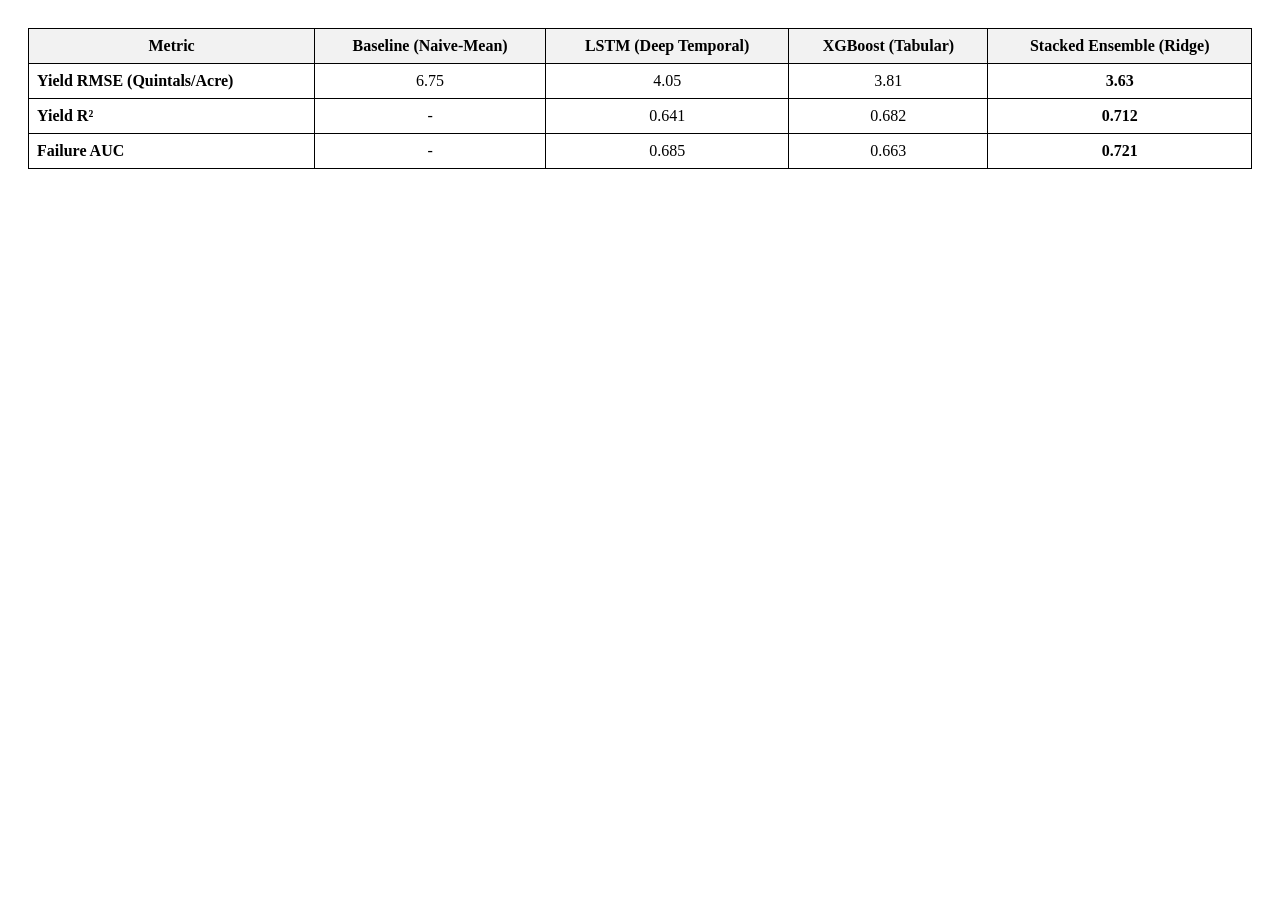
<file: research-ppt-diagrams/final-report/performance_table.html>
<!DOCTYPE html>
<html>
<head>
<style>
  body {
    font-family: 'Times New Roman', Times, serif;
    padding: 20px;
    background-color: white;
  }

  table {
    width: 100%;
    border-collapse: collapse;
    font-size: 12pt;
  }

  th, td {
    border: 1px solid black;
    padding: 8px;
    text-align: center;
    vertical-align: middle;
  }

  th {
    font-weight: bold;
    background-color: #f2f2f2;
  }

  .metric-col {
    text-align: left;
    font-weight: bold;
  }

  .winner {
    font-weight: bold;
  }
</style>
</head>
<body>
  
  <table>
    <thead>
      <tr>
        <th>Metric</th>
        <th>Baseline (Naive-Mean)</th>
        <th>LSTM (Deep Temporal)</th>
        <th>XGBoost (Tabular)</th>
        <th>Stacked Ensemble (Ridge)</th>
      </tr>
    </thead>
    <tbody>
      <tr>
        <td class="metric-col">Yield RMSE (Quintals/Acre)</td>
        <td>6.75</td>
        <td>4.05</td>
        <td>3.81</td>
        <td class="winner">3.63</td>
      </tr>
      <tr>
        <td class="metric-col">Yield R²</td>
        <td>-</td>
        <td>0.641</td>
        <td>0.682</td>
        <td class="winner">0.712</td>
      </tr>
      <tr>
        <td class="metric-col">Failure AUC</td>
        <td>-</td>
        <td>0.685</td>
        <td>0.663</td>
        <td class="winner">0.721</td>
      </tr>
    </tbody>
  </table>

</body>
</html>
</file>
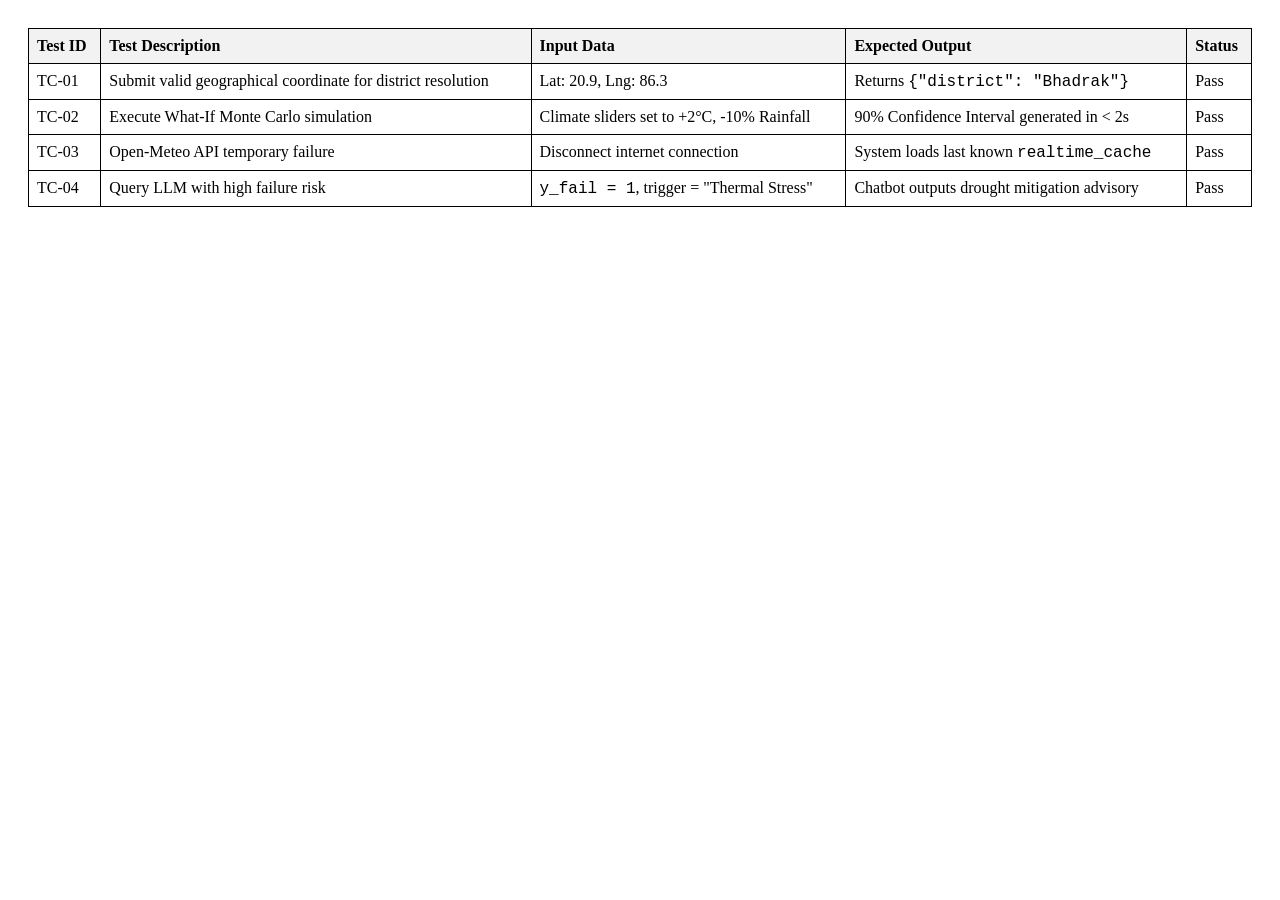
<file: research-ppt-diagrams/final-report/test_cases_table.html>
<!DOCTYPE html>
<html>
<head>
<style>
  body {
    font-family: 'Times New Roman', Times, serif;
    padding: 20px;
    background-color: white;
  }

  table {
    width: 100%;
    border-collapse: collapse;
    font-size: 12pt;
  }

  th, td {
    border: 1px solid black;
    padding: 8px;
    text-align: left;
    vertical-align: top;
  }

  th {
    font-weight: bold;
    background-color: #f2f2f2;
  }

  .code {
    font-family: 'Courier New', Courier, monospace;
  }
</style>
</head>
<body>
  
  <table>
    <thead>
      <tr>
        <th>Test ID</th>
        <th>Test Description</th>
        <th>Input Data</th>
        <th>Expected Output</th>
        <th>Status</th>
      </tr>
    </thead>
    <tbody>
      <tr>
        <td>TC-01</td>
        <td>Submit valid geographical coordinate for district resolution</td>
        <td>Lat: 20.9, Lng: 86.3</td>
        <td>Returns <span class="code">{"district": "Bhadrak"}</span></td>
        <td>Pass</td>
      </tr>
      <tr>
        <td>TC-02</td>
        <td>Execute What-If Monte Carlo simulation</td>
        <td>Climate sliders set to +2°C, -10% Rainfall</td>
        <td>90% Confidence Interval generated in &lt; 2s</td>
        <td>Pass</td>
      </tr>
      <tr>
        <td>TC-03</td>
        <td>Open-Meteo API temporary failure</td>
        <td>Disconnect internet connection</td>
        <td>System loads last known <span class="code">realtime_cache</span></td>
        <td>Pass</td>
      </tr>
      <tr>
        <td>TC-04</td>
        <td>Query LLM with high failure risk</td>
        <td><span class="code">y_fail = 1</span>, trigger = "Thermal Stress"</td>
        <td>Chatbot outputs drought mitigation advisory</td>
        <td>Pass</td>
      </tr>
    </tbody>
  </table>

</body>
</html>
</file>
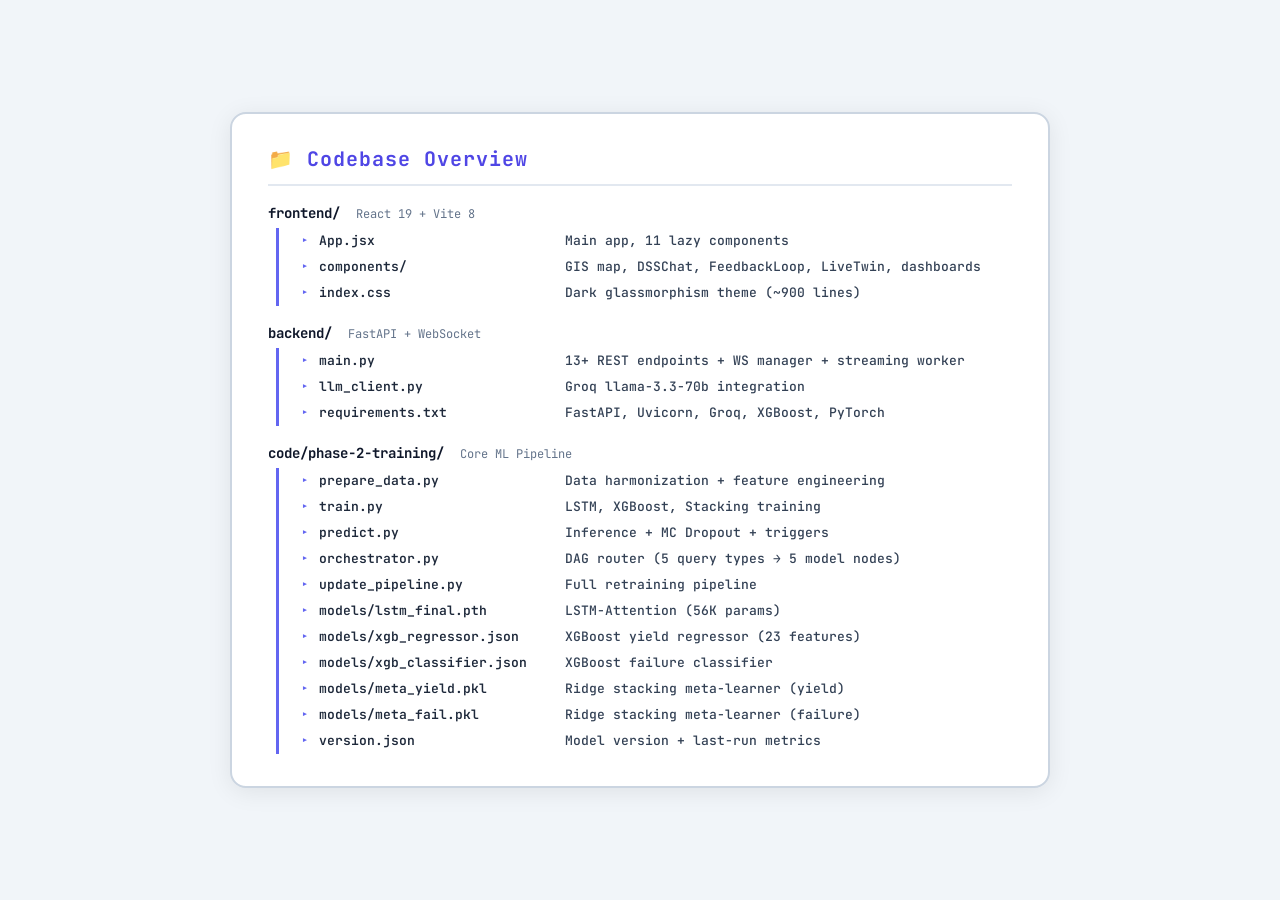
<file: research-ppt-diagrams/presentation-2/images/codebase_overview.html>
<!DOCTYPE html>
<html>
<head>
<style>
  @import url('https://fonts.googleapis.com/css2?family=JetBrains+Mono:wght@400;600;700&display=swap');
  
  * { margin: 0; padding: 0; box-sizing: border-box; }
  
  body {
    background: #f1f5f9;
    display: flex;
    align-items: center;
    justify-content: center;
    min-height: 100vh;
    font-family: 'JetBrains Mono', monospace;
    padding: 40px;
  }

  .card {
    background: #ffffff;
    border: 2px solid #cbd5e1;
    border-radius: 16px;
    padding: 32px 36px;
    max-width: 820px;
    width: 100%;
    box-shadow: 0 4px 24px rgba(0,0,0,0.08);
  }

  .title {
    font-size: 20px;
    font-weight: 700;
    color: #4f46e5;
    letter-spacing: 1px;
    margin-bottom: 18px;
    padding-bottom: 12px;
    border-bottom: 2px solid #e2e8f0;
  }

  .section {
    margin-bottom: 18px;
  }

  .section:last-child { margin-bottom: 0; }

  .folder {
    color: #0f172a;
    font-size: 14px;
    font-weight: 700;
    margin-bottom: 6px;
  }

  .folder span {
    color: #64748b;
    font-weight: 400;
    font-size: 12px;
    margin-left: 8px;
  }

  .files {
    padding-left: 22px;
    border-left: 3px solid #6366f1;
    margin-left: 8px;
  }

  .file {
    font-size: 13px;
    color: #475569;
    line-height: 2;
    display: flex;
    align-items: baseline;
  }

  .file .bullet {
    color: #6366f1;
    font-weight: 700;
    width: 18px;
    flex-shrink: 0;
  }

  .file .name {
    color: #1e293b;
    font-weight: 600;
    min-width: 240px;
    flex-shrink: 0;
  }

  .file .desc {
    color: #334155;
    font-size: 13px;
    font-weight: 500;
    margin-left: 6px;
  }
</style>
</head>
<body>
  <div class="card">
    <div class="title">📁  Codebase Overview</div>

    <div class="section">
      <div class="folder">frontend/ <span>React 19 + Vite 8</span></div>
      <div class="files">
        <div class="file"><span class="bullet">▸</span><span class="name">App.jsx</span><span class="desc">Main app, 11 lazy components</span></div>
        <div class="file"><span class="bullet">▸</span><span class="name">components/</span><span class="desc">GIS map, DSSChat, FeedbackLoop, LiveTwin, dashboards</span></div>
        <div class="file"><span class="bullet">▸</span><span class="name">index.css</span><span class="desc">Dark glassmorphism theme (~900 lines)</span></div>
      </div>
    </div>

    <div class="section">
      <div class="folder">backend/ <span>FastAPI + WebSocket</span></div>
      <div class="files">
        <div class="file"><span class="bullet">▸</span><span class="name">main.py</span><span class="desc">13+ REST endpoints + WS manager + streaming worker</span></div>
        <div class="file"><span class="bullet">▸</span><span class="name">llm_client.py</span><span class="desc">Groq llama-3.3-70b integration</span></div>
        <div class="file"><span class="bullet">▸</span><span class="name">requirements.txt</span><span class="desc">FastAPI, Uvicorn, Groq, XGBoost, PyTorch</span></div>
      </div>
    </div>

    <div class="section">
      <div class="folder">code/phase-2-training/ <span>Core ML Pipeline</span></div>
      <div class="files">
        <div class="file"><span class="bullet">▸</span><span class="name">prepare_data.py</span><span class="desc">Data harmonization + feature engineering</span></div>
        <div class="file"><span class="bullet">▸</span><span class="name">train.py</span><span class="desc">LSTM, XGBoost, Stacking training</span></div>
        <div class="file"><span class="bullet">▸</span><span class="name">predict.py</span><span class="desc">Inference + MC Dropout + triggers</span></div>
        <div class="file"><span class="bullet">▸</span><span class="name">orchestrator.py</span><span class="desc">DAG router (5 query types → 5 model nodes)</span></div>
        <div class="file"><span class="bullet">▸</span><span class="name">update_pipeline.py</span><span class="desc">Full retraining pipeline</span></div>
        <div class="file"><span class="bullet">▸</span><span class="name">models/lstm_final.pth</span><span class="desc">LSTM-Attention (56K params)</span></div>
        <div class="file"><span class="bullet">▸</span><span class="name">models/xgb_regressor.json</span><span class="desc">XGBoost yield regressor (23 features)</span></div>
        <div class="file"><span class="bullet">▸</span><span class="name">models/xgb_classifier.json</span><span class="desc">XGBoost failure classifier</span></div>
        <div class="file"><span class="bullet">▸</span><span class="name">models/meta_yield.pkl</span><span class="desc">Ridge stacking meta-learner (yield)</span></div>
        <div class="file"><span class="bullet">▸</span><span class="name">models/meta_fail.pkl</span><span class="desc">Ridge stacking meta-learner (failure)</span></div>

        <div class="file"><span class="bullet">▸</span><span class="name">version.json</span><span class="desc">Model version + last-run metrics</span></div>
      </div>
    </div>
  </div>
</body>
</html>
</file>
